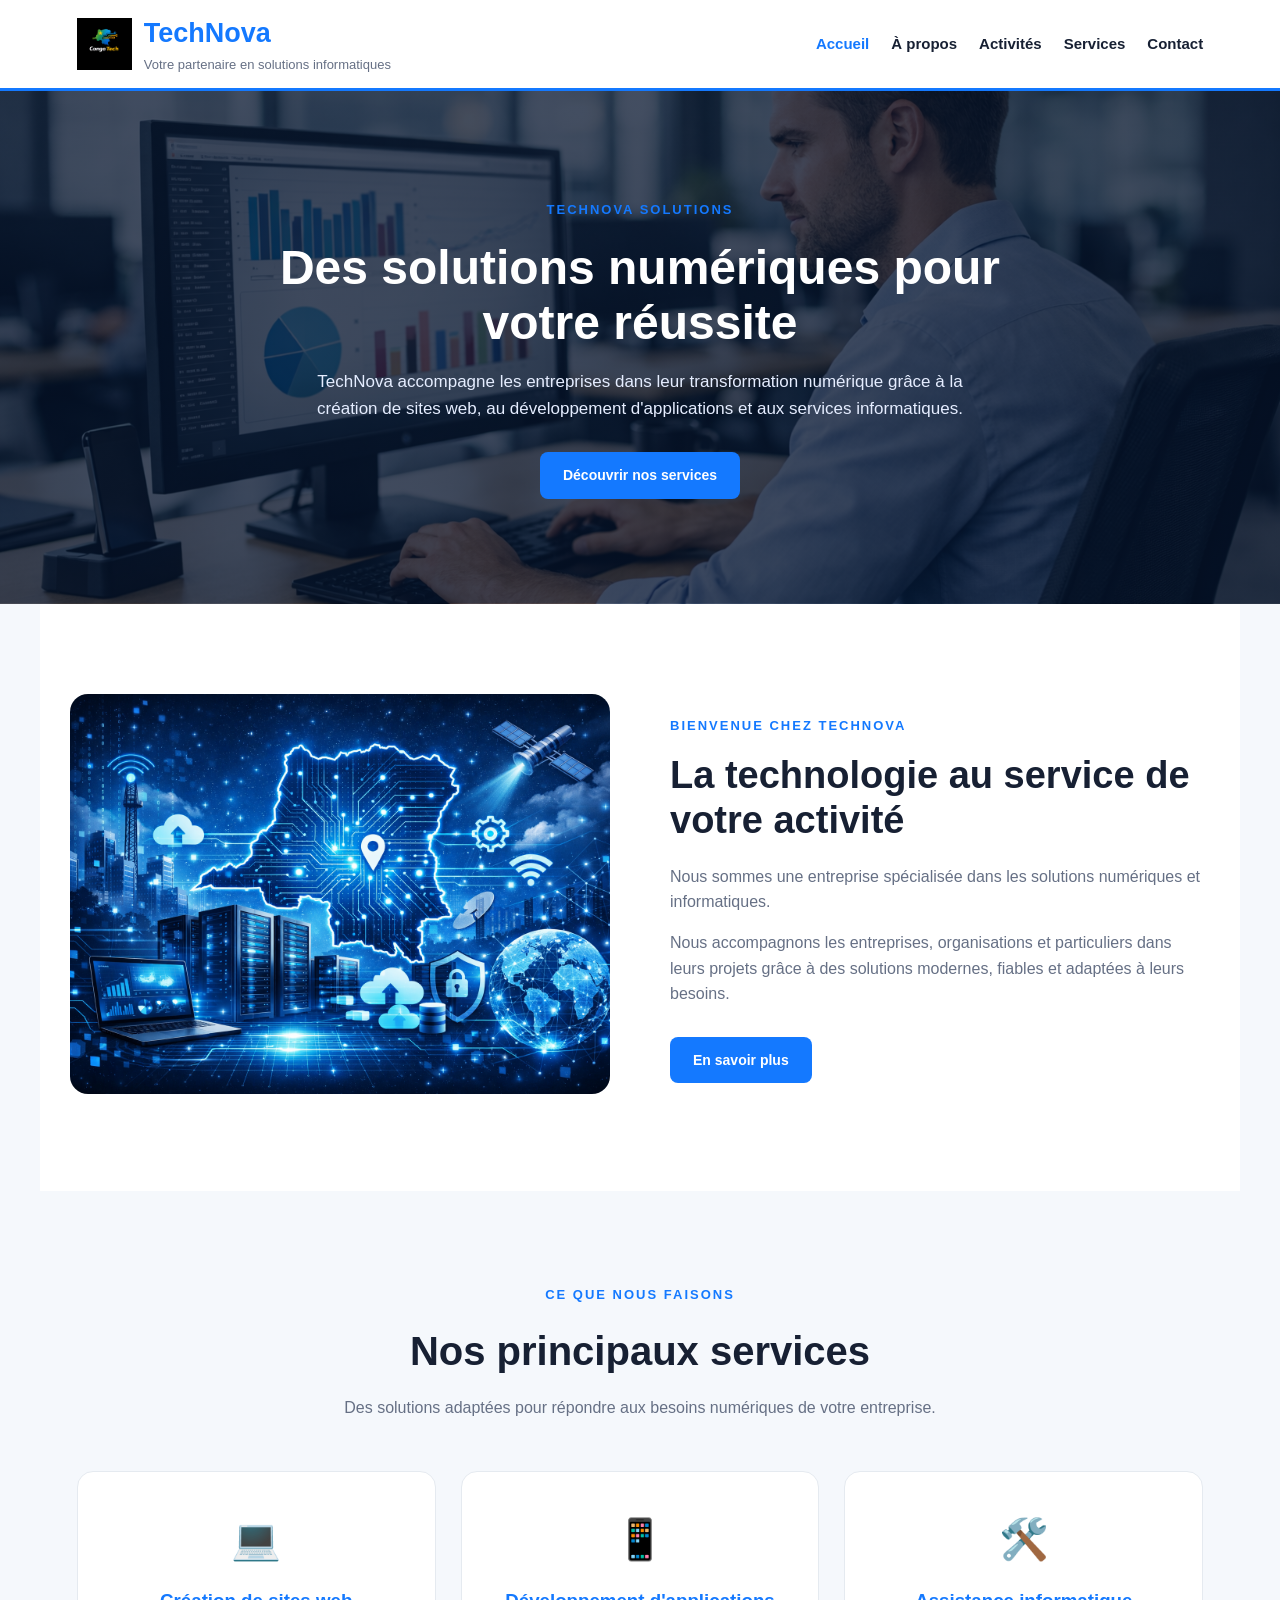
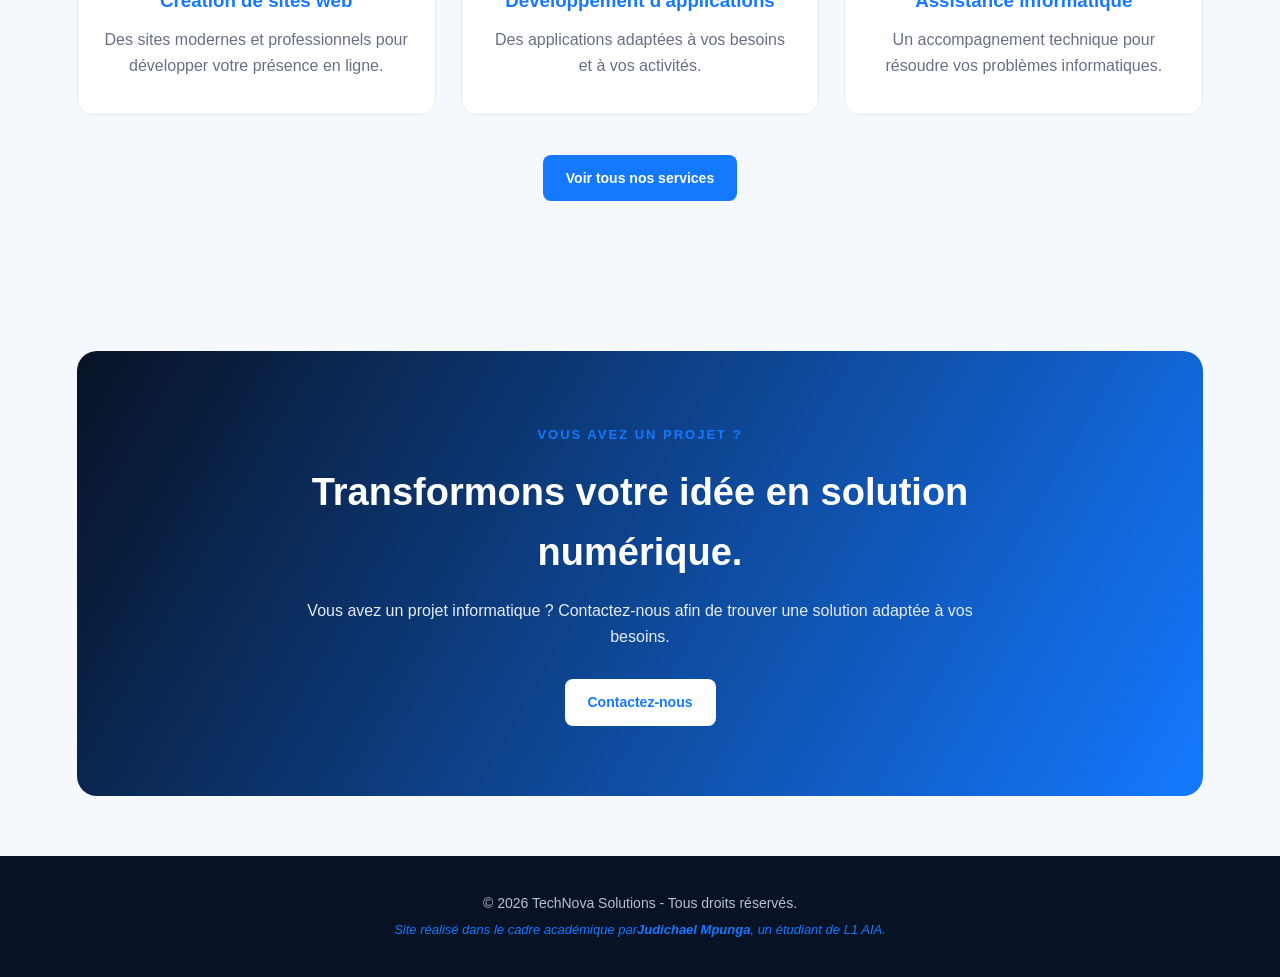
<file: index.html>
<!DOCTYPE html>
<html lang="fr">
<head>
    <meta charset="UTF-8">
    <meta name="viewport" content="width=device-width, initial-scale=1.0">

    <meta name="google-site-verification" content="sSNJLdF_rmeh8wrnNzPdops6XGp02oqTxCALPpZe2v8" />
    <title>TechNova Solutions</title>

    <link rel="icon" type="image/png" href="images/logo.png">
    <link rel="stylesheet" href="styles/style.css">
</head>

<body>

<div id="bloc_page">

    <header>
        <div id="titre_principal">
            <img src="images/logo.png" alt="Logo TechNova" id="logo">

            <div>
                <h1>TechNova</h1>
                <p>Votre partenaire en solutions informatiques</p>
            </div>
        </div>

        <nav>
            <ul>
                <li><a href="index.html" class="active">Accueil</a></li>
                <li><a href="presentation.html">À propos</a></li>
                <li><a href="activites.html">Activités</a></li>
                <li><a href="services.html">Services</a></li>
                <li><a href="contact.html">Contact</a></li>
            </ul>
        </nav>
    </header>

    <main>

        <!-- BANNIÈRE -->
        <section id="banniere_image">

            <div id="banniere_description">

                <span class="small-title">TECHNOVA SOLUTIONS</span>

                <h2>Des solutions numériques pour votre réussite</h2>

                <p>
                    TechNova accompagne les entreprises dans leur transformation
                    numérique grâce à la création de sites web, au développement
                    d'applications et aux services informatiques.
                </p>

                <a href="services.html" class="btn">
                    Découvrir nos services
                </a>

            </div>

        </section>


        <!-- BIENVENUE -->
        <section id="bienvenue">

            <div class="welcome-image">
                <img src="images/entreprise.jpeg" alt="Entreprise informatique">
            </div>

            <div class="welcome-text">

                <span class="section-label">BIENVENUE CHEZ TECHNOVA</span>

                <h2>La technologie au service de votre activité</h2>

                <p>
                    Nous sommes une entreprise spécialisée dans les solutions
                    numériques et informatiques.
                </p>

                <p>
                    Nous accompagnons les entreprises, organisations et
                    particuliers dans leurs projets grâce à des solutions
                    modernes, fiables et adaptées à leurs besoins.
                </p>

                <a href="presentation.html" class="btn">
                    En savoir plus
                </a>

            </div>

        </section>


        <!-- SERVICES -->
        <section id="apercu_services">

            <div class="section-heading">

                <span class="section-label">CE QUE NOUS FAISONS</span>

                <h2>Nos principaux services</h2>

                <p>
                    Des solutions adaptées pour répondre aux besoins
                    numériques de votre entreprise.
                </p>

            </div>

            <div class="preview-grid">

                <article class="preview-card">
                    <div class="preview-icon">💻</div>
                    <h3>Création de sites web</h3>
                    <p>
                        Des sites modernes et professionnels pour développer
                        votre présence en ligne.
                    </p>
                </article>

                <article class="preview-card">
                    <div class="preview-icon">📱</div>
                    <h3>Développement d'applications</h3>
                    <p>
                        Des applications adaptées à vos besoins et à vos activités.
                    </p>
                </article>

                <article class="preview-card">
                    <div class="preview-icon">🛠️</div>
                    <h3>Assistance informatique</h3>
                    <p>
                        Un accompagnement technique pour résoudre vos problèmes
                        informatiques.
                    </p>
                </article>

            </div>

            <div class="center-button">
                <a href="services.html" class="btn">
                    Voir tous nos services
                </a>
            </div>

        </section>


        <!-- PROJET -->
        <section id="projet">

            <span class="section-label">VOUS AVEZ UN PROJET ?</span>

            <h2>Transformons votre idée en solution numérique.</h2>

            <p>
                Vous avez un projet informatique ?
                Contactez-nous afin de trouver une solution adaptée à vos besoins.
            </p>

            <a href="contact.html" class="btn white-btn">
                Contactez-nous
            </a>

        </section>

    </main>


    <footer>
        <p>
            © 2026 TechNova Solutions - Tous droits réservés.
        </p>

        <p>
            Site réalisé dans le cadre académique par<strong>Judichael Mpunga</strong>, un étudiant de L1 AIA.
        </p>
        
    </footer>

</div>

</body>
</html>
</file>
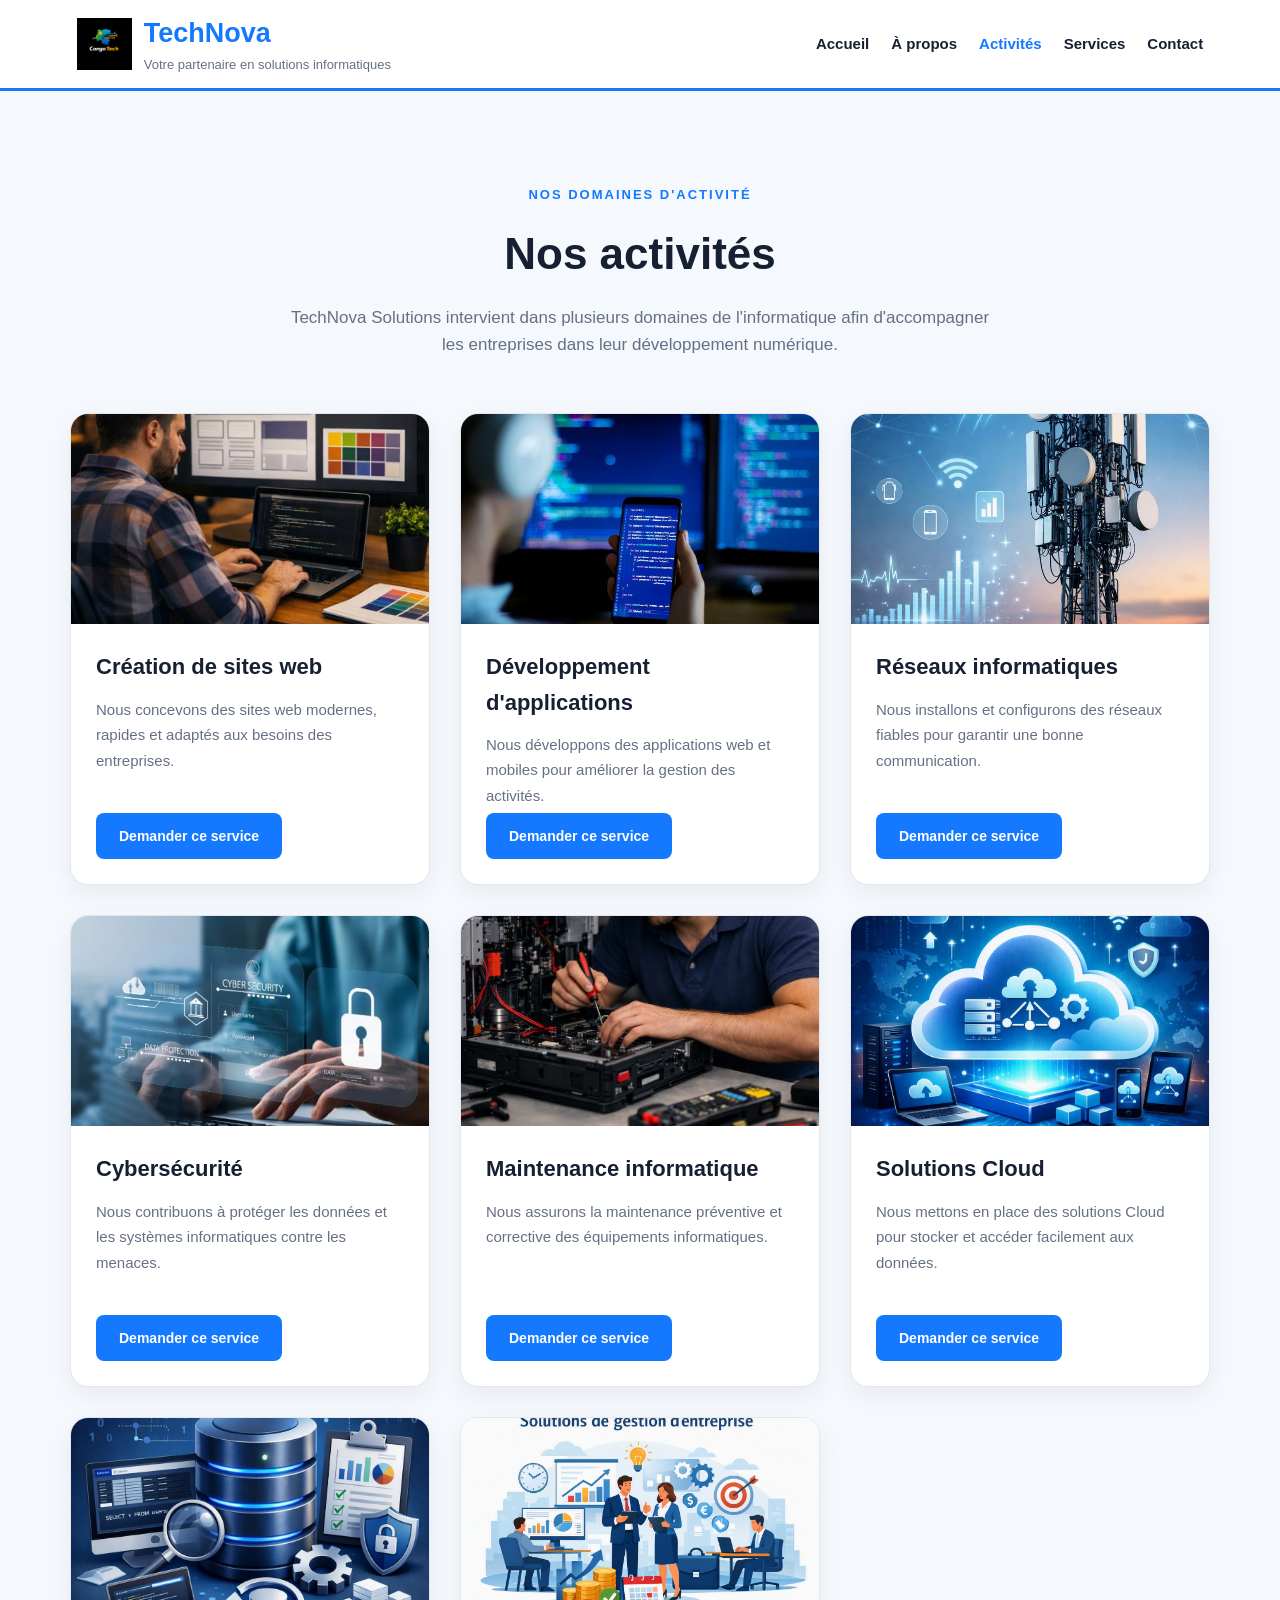
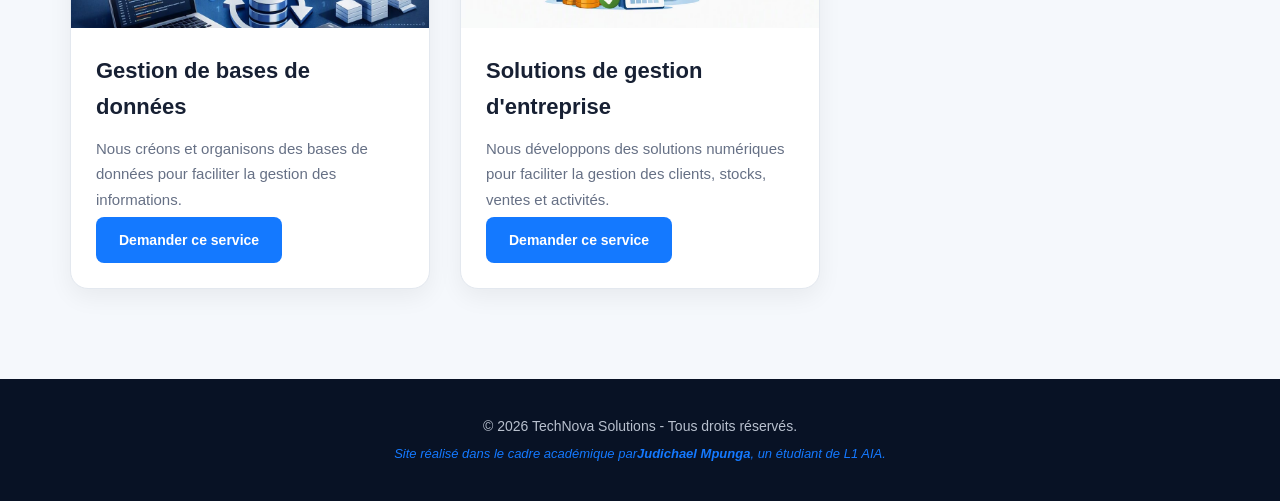
<file: activites.html>
<!DOCTYPE html>
<html lang="fr">
<head>

    <meta charset="UTF-8">
    <meta name="viewport" content="width=device-width, initial-scale=1.0">

    <title>Activités - TechNova Solutions</title>

    <link rel="icon" type="image/png" href="images/logo.png">
    <link rel="stylesheet" href="styles/style.css">

</head>

<body>

<div id="bloc_page">

    <header>

        <div id="titre_principal">

            <img src="images/logo.png" alt="Logo TechNova" id="logo">

            <div>
                <h1>TechNova</h1>
                <p>Votre partenaire en solutions informatiques</p>
            </div>

        </div>

        <nav>

            <ul>

                <li><a href="index.html">Accueil</a></li>

                <li><a href="presentation.html">À propos</a></li>

                <li><a href="activites.html" class="active">
                    Activités
                </a></li>

                <li><a href="services.html">Services</a></li>

                <li><a href="contact.html">Contact</a></li>

            </ul>

        </nav>

    </header>


    <main>

        <section id="activites">

            <div class="section-intro">

                <span>NOS DOMAINES D'ACTIVITÉ</span>

                <h2>Nos activités</h2>

                <p>
                    TechNova Solutions intervient dans plusieurs domaines
                    de l'informatique afin d'accompagner les entreprises
                    dans leur développement numérique.
                </p>

            </div>


            <div class="card_container">


                <!-- 1 -->
                <article class="card activity-card">

                    <div class="image-container">

                        <img src="images/siteweb.png"
                             alt="Création de sites web">

                    </div>

                    <div class="card-content">

                        <h3>Création de sites web</h3>

                        <p>
                            Nous concevons des sites web modernes,
                            rapides et adaptés aux besoins des entreprises.
                        </p>

                        <a href="contact.html" class="btn">
                            Demander ce service
                        </a>

                    </div>

                </article>


                <!-- 2 -->
                <article class="card activity-card">

                    <div class="image-container">

                        <img src="images/application.png"
                             alt="Développement d'application">

                    </div>

                    <div class="card-content">

                        <h3>Développement d'applications</h3>

                        <p>
                            Nous développons des applications web et
                            mobiles pour améliorer la gestion des activités.
                        </p>

                        <a href="contact.html" class="btn">
                            Demander ce service
                        </a>

                    </div>

                </article>


                <!-- 3 -->
                <article class="card activity-card">

                    <div class="image-container">

                        <img src="images/reseau.jpeg"
                             alt="Réseaux informatiques">

                    </div>

                    <div class="card-content">

                        <h3>Réseaux informatiques</h3>

                        <p>
                            Nous installons et configurons des réseaux
                            fiables pour garantir une bonne communication.
                        </p>

                        <a href="contact.html" class="btn">
                            Demander ce service
                        </a>

                    </div>

                </article>


                <!-- 4 -->
                <article class="card activity-card">

                    <div class="image-container">

                        <img src="images/securite.jpeg"
                             alt="Cybersécurité">

                    </div>

                    <div class="card-content">

                        <h3>Cybersécurité</h3>

                        <p>
                            Nous contribuons à protéger les données et
                            les systèmes informatiques contre les menaces.
                        </p>

                        <a href="contact.html" class="btn">
                            Demander ce service
                        </a>

                    </div>

                </article>


                <!-- 5 -->
                <article class="card activity-card">

                    <div class="image-container">

                        <img src="images/maintenance.png"
                             alt="Maintenance informatique">

                    </div>

                    <div class="card-content">

                        <h3>Maintenance informatique</h3>

                        <p>
                            Nous assurons la maintenance préventive
                            et corrective des équipements informatiques.
                        </p>

                        <a href="contact.html" class="btn">
                            Demander ce service
                        </a>

                    </div>

                </article>


                <!-- 6 -->
                <article class="card activity-card">

                    <div class="image-container">

                        <img src="images/cloud.png"
                             alt="Solutions Cloud">

                    </div>

                    <div class="card-content">

                        <h3>Solutions Cloud</h3>

                        <p>
                            Nous mettons en place des solutions Cloud
                            pour stocker et accéder facilement aux données.
                        </p>

                        <a href="contact.html" class="btn">
                            Demander ce service
                        </a>

                    </div>

                </article>


                <!-- 7 -->
                <article class="card activity-card">

                    <div class="image-container">

                        <img src="images/database.png"
                             alt="Gestion de bases de données">

                    </div>

                    <div class="card-content">

                        <h3>Gestion de bases de données</h3>

                        <p>
                            Nous créons et organisons des bases de données
                            pour faciliter la gestion des informations.
                        </p>

                        <a href="contact.html" class="btn">
                            Demander ce service
                        </a>

                    </div>

                </article>


                <!-- 8 -->
                <article class="card activity-card">

                    <div class="image-container">

                        <img src="images/gestion.png"
                             alt="Solutions de gestion">

                    </div>

                    <div class="card-content">

                        <h3>Solutions de gestion d'entreprise</h3>

                        <p>
                            Nous développons des solutions numériques
                            pour faciliter la gestion des clients,
                            stocks, ventes et activités.
                        </p>

                        <a href="contact.html" class="btn">
                            Demander ce service
                        </a>

                    </div>

                </article>

            </div>

        </section>

    </main>


    <footer>

        <p>
            © 2026 TechNova Solutions - Tous droits réservés.
        </p>

        <p>
            Site réalisé dans le cadre académique par<strong>Judichael Mpunga</strong>, un étudiant de L1 AIA.
        </p>

    </footer>

</div>

</body>
</html>
</file>
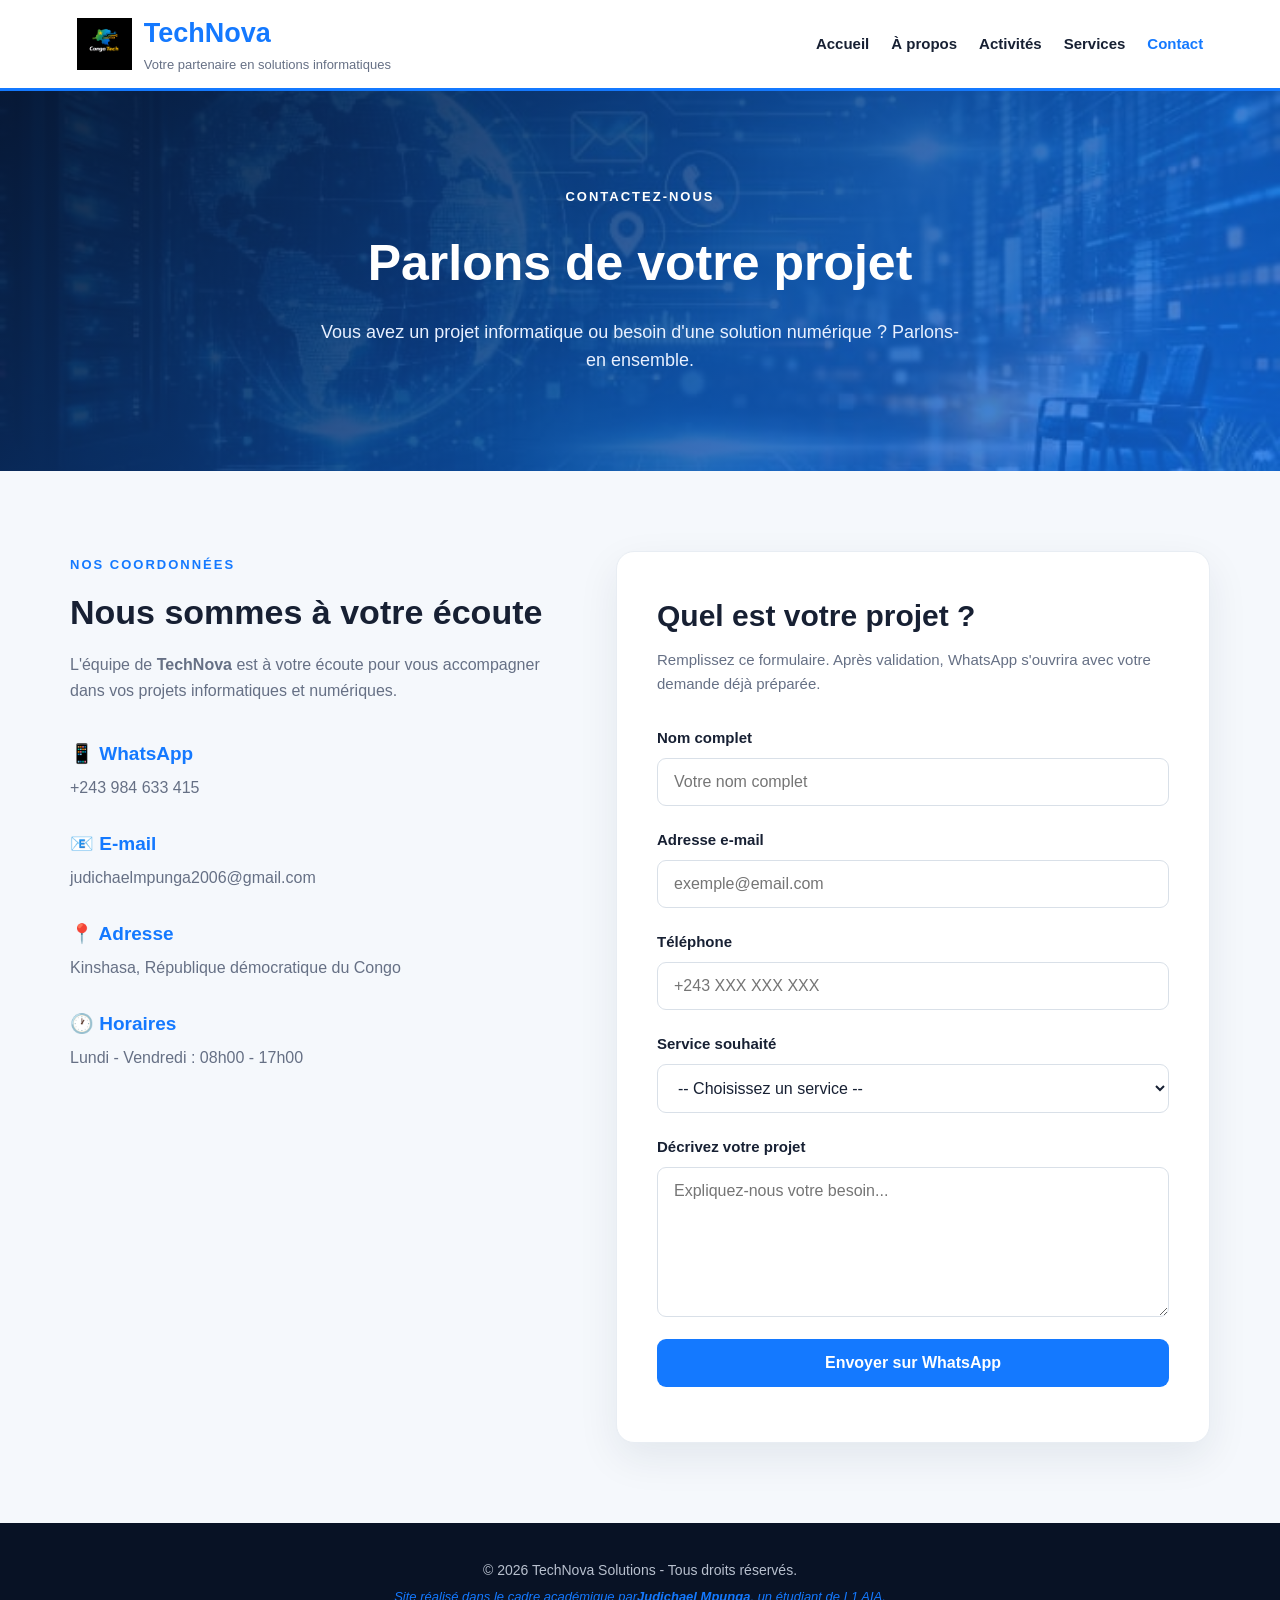
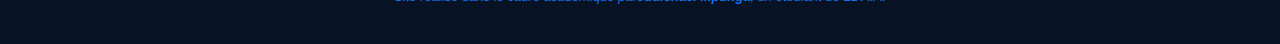
<file: contact.html>
<!DOCTYPE html>
<html lang="fr">

<head>

    <meta charset="UTF-8">
    <meta name="viewport" content="width=device-width, initial-scale=1.0">

    <title>Contact - TechNova Solutions</title>

    <link rel="icon" type="image/png" href="images/logo.png">
    <link rel="stylesheet" href="styles/style.css">

</head>

<body>

<div id="bloc_page">

    <header>

        <div id="titre_principal">

            <img src="images/logo.png" alt="Logo TechNova" id="logo">

            <div>
                <h1>TechNova</h1>
                <p>Votre partenaire en solutions informatiques</p>
            </div>

        </div>


        <nav>

            <ul>

                <li><a href="index.html">Accueil</a></li>

                <li><a href="presentation.html">À propos</a></li>

                <li><a href="activites.html">Activités</a></li>

                <li><a href="services.html">Services</a></li>

                <li><a href="contact.html" class="active">
                    Contact
                </a></li>

            </ul>

        </nav>

    </header>


    <main>

        <!-- HERO CONTACT -->

        <section class="contact-hero">

            <span>CONTACTEZ-NOUS</span>

            <h2>Parlons de votre projet</h2>

            <p>
                Vous avez un projet informatique ou besoin d'une
                solution numérique ? Parlons-en ensemble.
            </p>

        </section>


        <!-- CONTACT -->

        <section class="contact-container">


            <!-- INFORMATIONS -->

            <div class="contact-info">

                <span class="section-label">
                    NOS COORDONNÉES
                </span>

                <h2>Nous sommes à votre écoute</h2>

                <p>
                    L'équipe de <strong>TechNova</strong> est à votre
                    écoute pour vous accompagner dans vos projets
                    informatiques et numériques.
                </p>


                <div class="info-item">

                    <h3>📱 WhatsApp</h3>

                    <p>
                        +243 984 633 415
                    </p>

                </div>


                <div class="info-item">

                    <h3>📧 E-mail</h3>

                    <p>
                        judichaelmpunga2006@gmail.com
                    </p>

                </div>


                <div class="info-item">

                    <h3>📍 Adresse</h3>

                    <p>
                        Kinshasa, République démocratique du Congo
                    </p>

                </div>


                <div class="info-item">

                    <h3>🕐 Horaires</h3>

                    <p>
                        Lundi - Vendredi : 08h00 - 17h00
                    </p>

                </div>

            </div>


            <!-- FORMULAIRE -->

            <div class="contact-form">

                <h2>Quel est votre projet ?</h2>

                <p class="form-intro">
                    Remplissez ce formulaire. Après validation,
                    WhatsApp s'ouvrira avec votre demande déjà préparée.
                </p>


                <form id="contactForm">


                    <div class="form-group">

                        <label for="nom">
                            Nom complet
                        </label>

                        <input
                            type="text"
                            id="nom"
                            placeholder="Votre nom complet"
                            required
                        >

                    </div>


                    <div class="form-group">

                        <label for="email">
                            Adresse e-mail
                        </label>

                        <input
                            type="email"
                            id="email"
                            placeholder="exemple@email.com"
                            required
                        >

                    </div>


                    <div class="form-group">

                        <label for="telephone">
                            Téléphone
                        </label>

                        <input
                            type="tel"
                            id="telephone"
                            placeholder="+243 XXX XXX XXX"
                            required
                        >

                    </div>


                    <div class="form-group">

                        <label for="service">
                            Service souhaité
                        </label>

                        <select id="service" required>

                            <option value="">
                                -- Choisissez un service --
                            </option>

                            <option value="Création de site web">
                                Création de site web
                            </option>

                            <option value="Développement d'application">
                                Développement d'application
                            </option>

                            <option value="Réseaux informatiques">
                                Réseaux informatiques
                            </option>

                            <option value="Maintenance informatique">
                                Maintenance informatique
                            </option>

                            <option value="Cybersécurité">
                                Cybersécurité
                            </option>

                            <option value="Solutions Cloud">
                                Solutions Cloud
                            </option>

                            <option value="Gestion de bases de données">
                                Gestion de bases de données
                            </option>

                            <option value="Autre demande">
                                Autre demande
                            </option>

                        </select>

                    </div>


                    <div class="form-group">

                        <label for="message">
                            Décrivez votre projet
                        </label>

                        <textarea
                            id="message"
                            rows="6"
                            placeholder="Expliquez-nous votre besoin..."
                            required
                        ></textarea>

                    </div>


                    <button type="submit">
                        Envoyer sur WhatsApp
                    </button>


                    <p id="messageStatus"></p>

                </form>

            </div>

        </section>

    </main>


    <footer>

        <p>
            © 2026 TechNova Solutions - Tous droits réservés.
        </p>

        <p>
            Site réalisé dans le cadre académique par<strong>Judichael Mpunga</strong>, un étudiant de L1 AIA.
        </p>

    </footer>

</div>


<script src="js/script.js"></script>

</body>
</html>
</file>
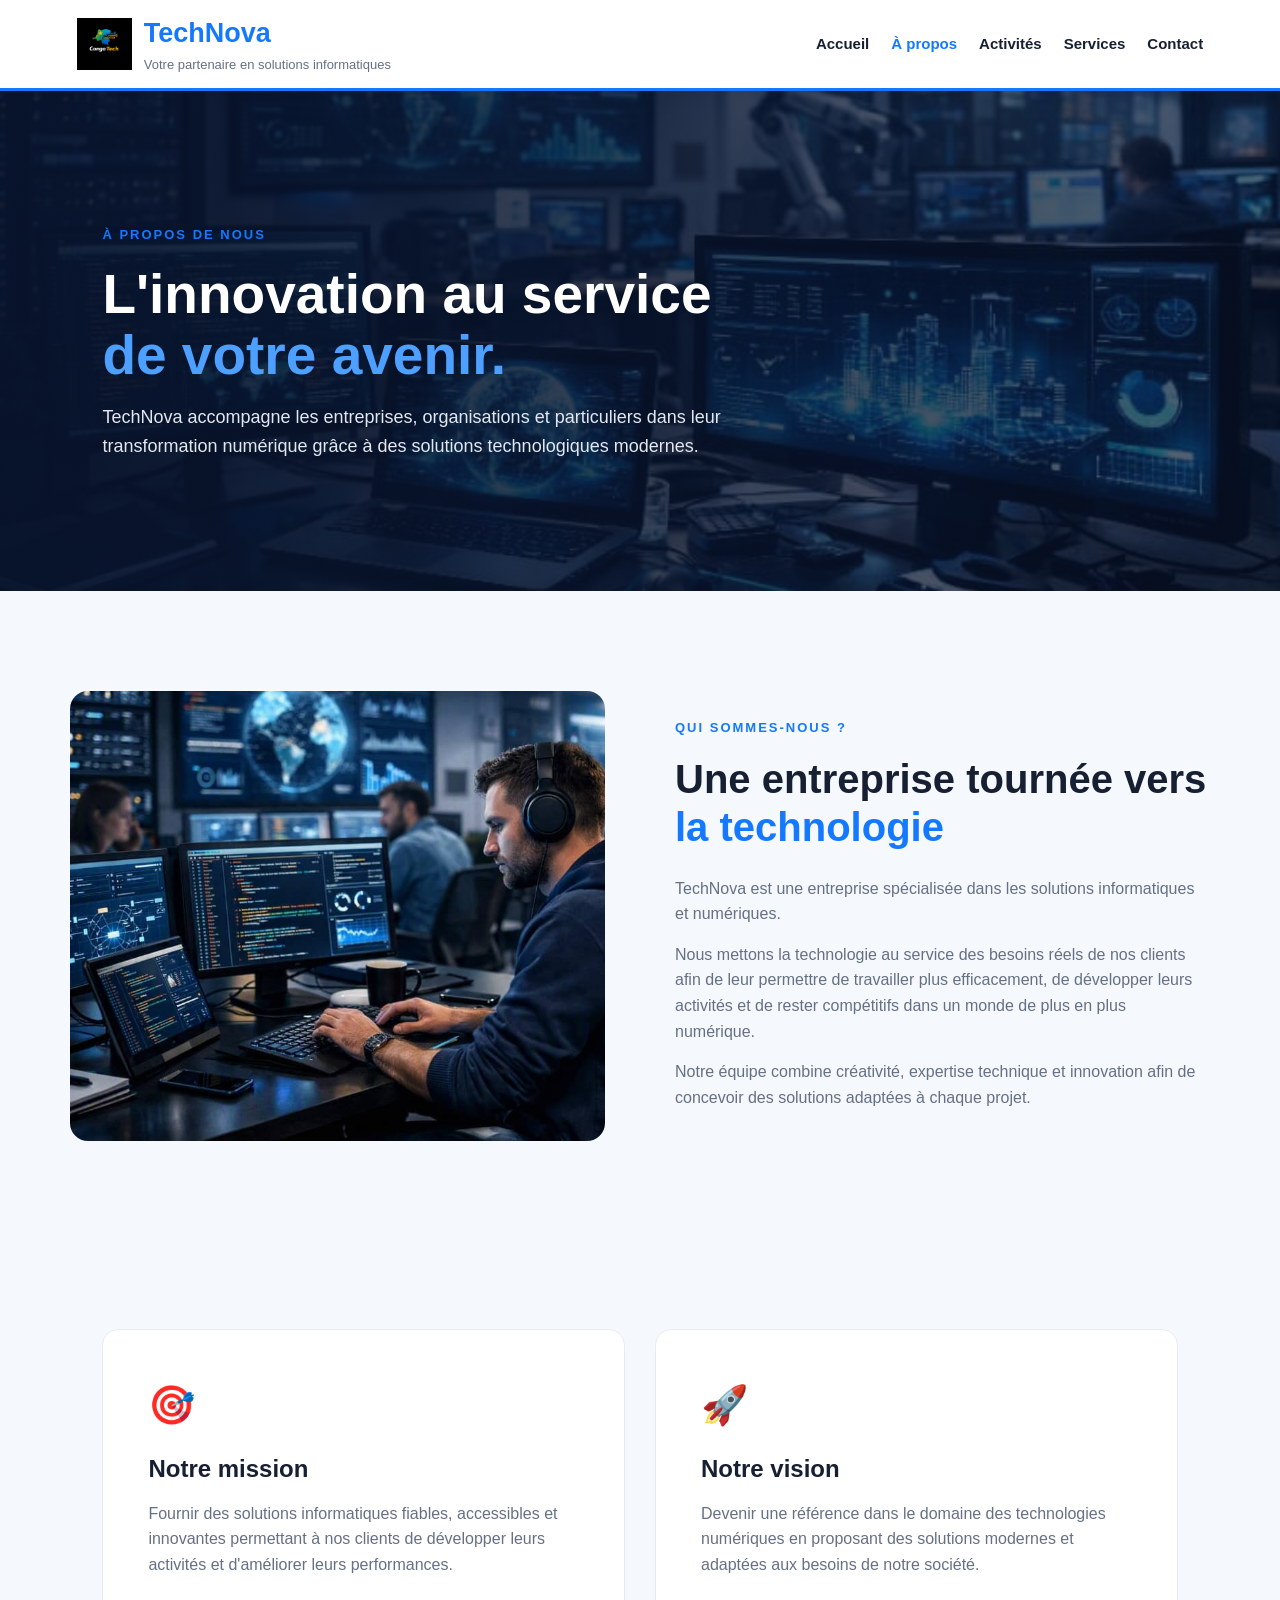
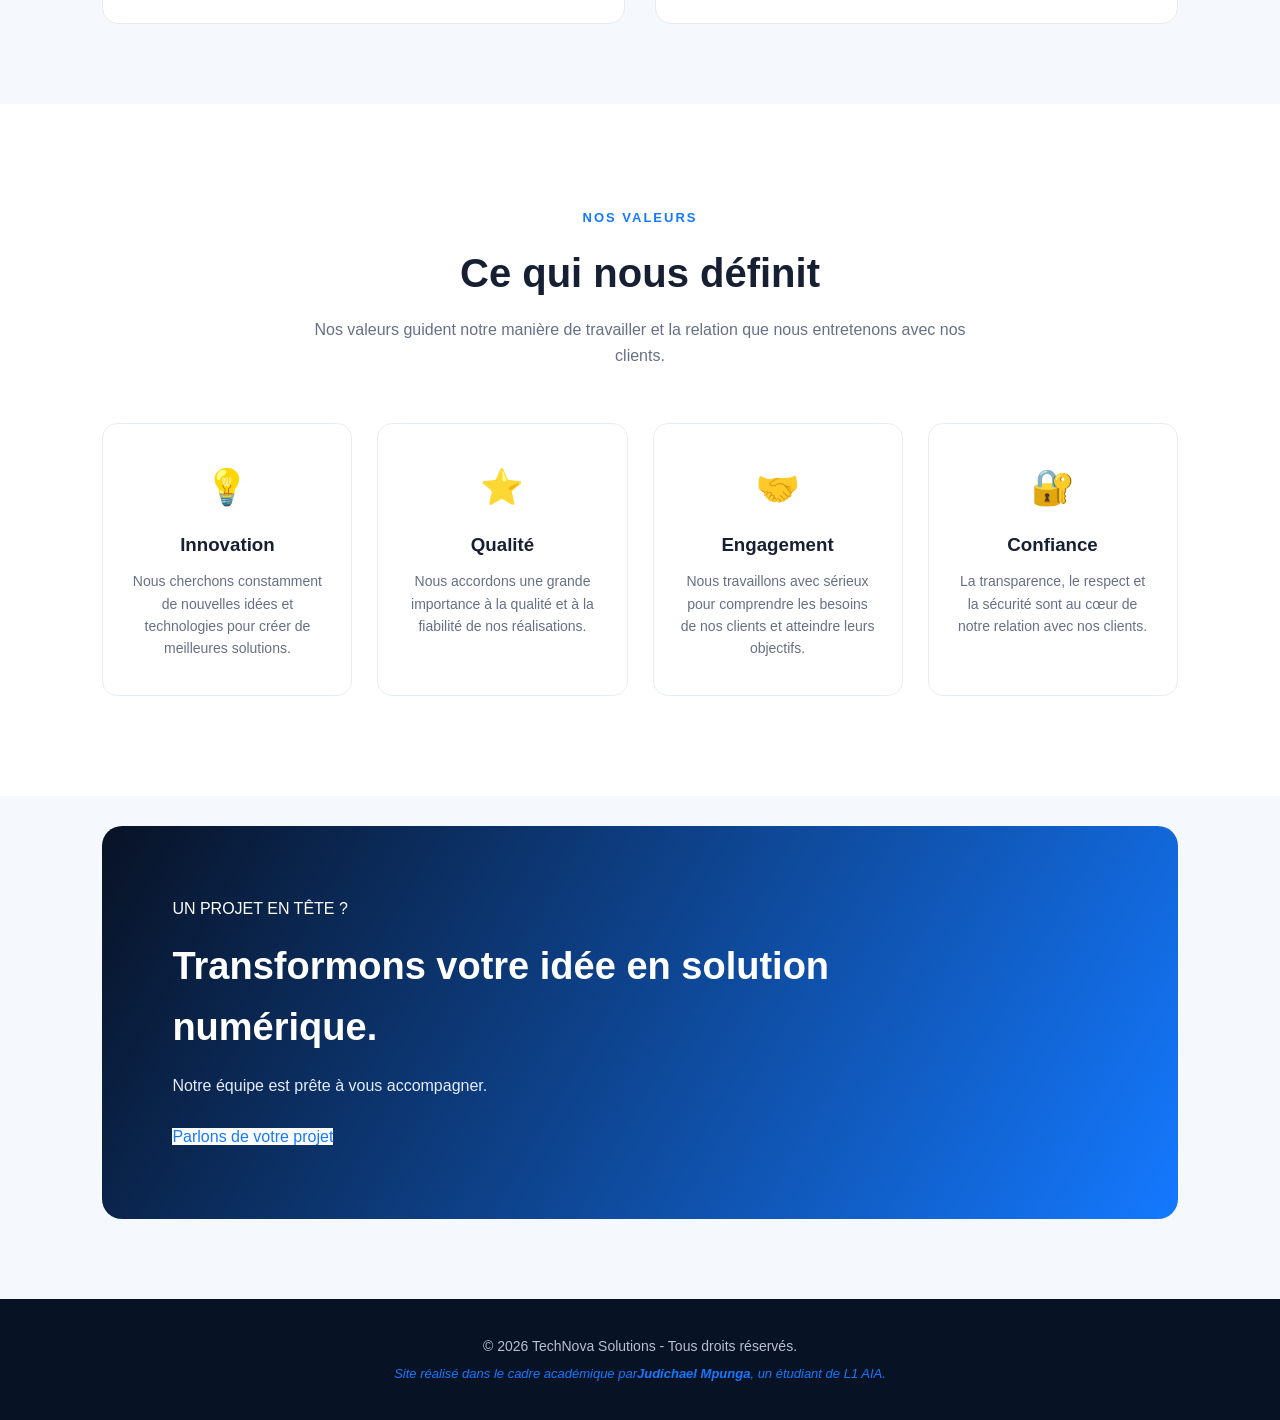
<file: presentation.html>
<!DOCTYPE html>
<html lang="fr">
<head>
    <meta charset="UTF-8">
    <meta name="viewport" content="width=device-width, initial-scale=1.0">

    <title>À propos - TechNova Solutions</title>

    <link rel="icon" type="image/png" href="images/logo.png">
    <link rel="stylesheet" href="styles/style.css">
</head>

<body>

<div id="bloc_page">

    <header>

        <div id="titre_principal">

            <img src="images/logo.png" alt="Logo TechNova" id="logo">

            <div>
                <h1>TechNova</h1>
                <p>Votre partenaire en solutions informatiques</p>
            </div>

        </div>

        <nav>
            <ul>
                <li><a href="index.html">Accueil</a></li>
                <li><a href="presentation.html" class="active">À propos</a></li>
                <li><a href="activites.html">Activités</a></li>
                <li><a href="services.html">Services</a></li>
                <li><a href="contact.html">Contact</a></li>
            </ul>
        </nav>

    </header>


    <main>

        <!-- HERO -->
        <section class="about-hero">

            <div class="hero-content">

                <span class="small-title">
                    À PROPOS DE NOUS
                </span>

                <h2>
                    L'innovation au service
                    <span>de votre avenir.</span>
                </h2>

                <p>
                    TechNova accompagne les entreprises, organisations
                    et particuliers dans leur transformation numérique
                    grâce à des solutions technologiques modernes.
                </p>

            </div>

        </section>


        <!-- PRÉSENTATION -->
        <section class="about-section">

            <div class="about-image">

                <img src="images/apropos.jpeg"
                     alt="Technologie et innovation">

            </div>

            <div class="about-text">

                <span class="section-label">
                    QUI SOMMES-NOUS ?
                </span>

                <h2>
                    Une entreprise tournée vers
                    <span>la technologie</span>
                </h2>

                <p>
                    TechNova est une entreprise spécialisée dans les
                    solutions informatiques et numériques.
                </p>

                <p>
                    Nous mettons la technologie au service des besoins
                    réels de nos clients afin de leur permettre de
                    travailler plus efficacement, de développer leurs
                    activités et de rester compétitifs dans un monde
                    de plus en plus numérique.
                </p>

                <p>
                    Notre équipe combine créativité, expertise technique
                    et innovation afin de concevoir des solutions adaptées
                    à chaque projet.
                </p>

            </div>

        </section>


        <!-- MISSION / VISION -->
        <section class="mission-section">

            <div class="mission-card">

                <div class="icon">🎯</div>

                <h2>Notre mission</h2>

                <p>
                    Fournir des solutions informatiques fiables,
                    accessibles et innovantes permettant à nos clients
                    de développer leurs activités et d'améliorer leurs
                    performances.
                </p>

            </div>


            <div class="mission-card">

                <div class="icon">🚀</div>

                <h2>Notre vision</h2>

                <p>
                    Devenir une référence dans le domaine des technologies
                    numériques en proposant des solutions modernes et
                    adaptées aux besoins de notre société.
                </p>

            </div>

        </section>


        <!-- VALEURS -->
        <section class="values-section">

            <div class="section-heading">

                <span class="section-label">
                    NOS VALEURS
                </span>

                <h2>
                    Ce qui nous <span>définit</span>
                </h2>

                <p>
                    Nos valeurs guident notre manière de travailler
                    et la relation que nous entretenons avec nos clients.
                </p>

            </div>


            <div class="values-container">

                <div class="value-card">

                    <div class="value-icon">💡</div>

                    <h3>Innovation</h3>

                    <p>
                        Nous cherchons constamment de nouvelles idées
                        et technologies pour créer de meilleures solutions.
                    </p>

                </div>


                <div class="value-card">

                    <div class="value-icon">⭐</div>

                    <h3>Qualité</h3>

                    <p>
                        Nous accordons une grande importance à la qualité
                        et à la fiabilité de nos réalisations.
                    </p>

                </div>


                <div class="value-card">

                    <div class="value-icon">🤝</div>

                    <h3>Engagement</h3>

                    <p>
                        Nous travaillons avec sérieux pour comprendre
                        les besoins de nos clients et atteindre leurs objectifs.
                    </p>

                </div>


                <div class="value-card">

                    <div class="value-icon">🔐</div>

                    <h3>Confiance</h3>

                    <p>
                        La transparence, le respect et la sécurité sont
                        au cœur de notre relation avec nos clients.
                    </p>

                </div>

            </div>

        </section>


        <!-- CTA -->
        <section class="about-cta">

            <span>UN PROJET EN TÊTE ?</span>

            <h2>
                Transformons votre idée en solution numérique.
            </h2>

            <p>
                Notre équipe est prête à vous accompagner.
            </p>

            <a href="contact.html" class="white-btn">
                Parlons de votre projet
            </a>

        </section>

    </main>


    <footer>

        <p>
            © 2026 TechNova Solutions - Tous droits réservés.
        </p>

        <p>
            Site réalisé dans le cadre académique par<strong>Judichael Mpunga</strong>, un étudiant de L1 AIA.
        </p>

    </footer>

</div>

</body>
</html>
</file>
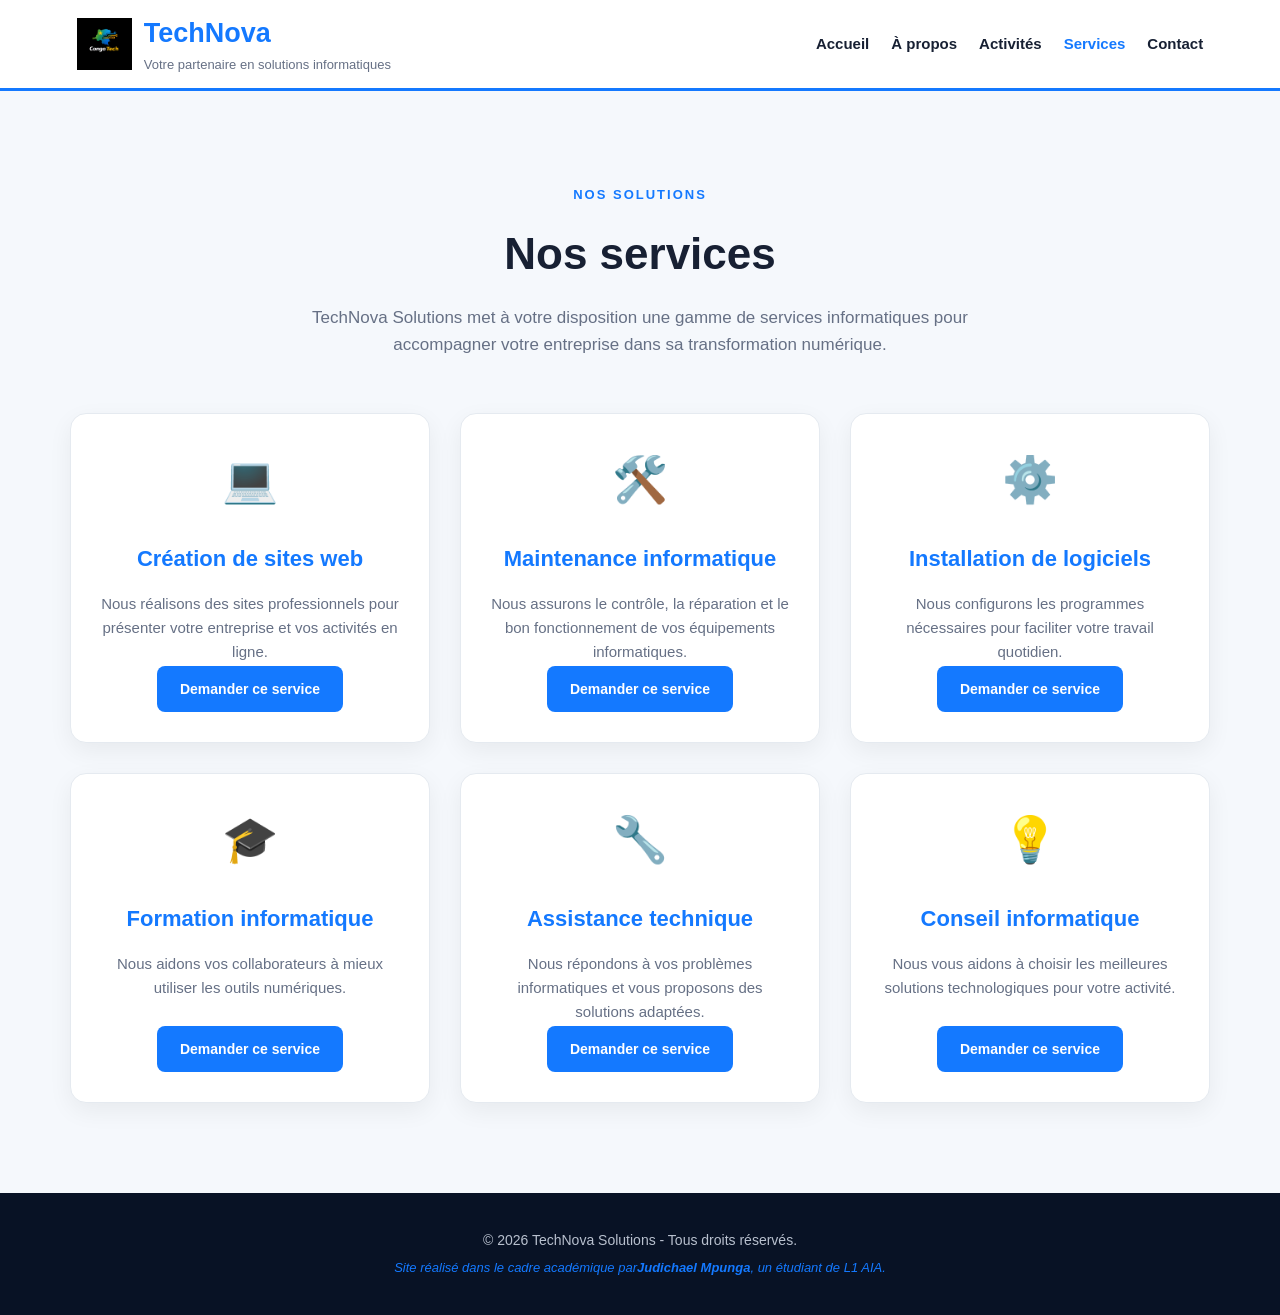
<file: services.html>
<!DOCTYPE html>
<html lang="fr">

<head>

    <meta charset="UTF-8">
    <meta name="viewport" content="width=device-width, initial-scale=1.0">

    <title>Services - TechNova Solutions</title>

    <link rel="icon" type="image/png" href="images/logo.png">
    <link rel="stylesheet" href="styles/style.css">

</head>

<body>

<div id="bloc_page">

    <header>

        <div id="titre_principal">

            <img src="images/logo.png" alt="Logo TechNova" id="logo">

            <div>
                <h1>TechNova</h1>
                <p>Votre partenaire en solutions informatiques</p>
            </div>

        </div>


        <nav>

            <ul>

                <li><a href="index.html">Accueil</a></li>

                <li><a href="presentation.html">À propos</a></li>

                <li><a href="activites.html">Activités</a></li>

                <li><a href="services.html" class="active">
                    Services
                </a></li>

                <li><a href="contact.html">Contact</a></li>

            </ul>

        </nav>

    </header>


    <main>

        <section id="services">

            <div class="section-intro">

                <span>NOS SOLUTIONS</span>

                <h2>Nos services</h2>

                <p>
                    TechNova Solutions met à votre disposition une gamme
                    de services informatiques pour accompagner votre entreprise
                    dans sa transformation numérique.
                </p>

            </div>


            <div class="cartes_services">


                <article class="card">

                    <div class="service-icon">💻</div>

                    <h3>Création de sites web</h3>

                    <p>
                        Nous réalisons des sites professionnels pour présenter
                        votre entreprise et vos activités en ligne.
                    </p>

                    <a href="contact.html" class="btn">
                        Demander ce service
                    </a>

                </article>


                <article class="card">

                    <div class="service-icon">🛠️</div>

                    <h3>Maintenance informatique</h3>

                    <p>
                        Nous assurons le contrôle, la réparation et le bon
                        fonctionnement de vos équipements informatiques.
                    </p>

                    <a href="contact.html" class="btn">
                        Demander ce service
                    </a>

                </article>


                <article class="card">

                    <div class="service-icon">⚙️</div>

                    <h3>Installation de logiciels</h3>

                    <p>
                        Nous configurons les programmes nécessaires pour
                        faciliter votre travail quotidien.
                    </p>

                    <a href="contact.html" class="btn">
                        Demander ce service
                    </a>

                </article>


                <article class="card">

                    <div class="service-icon">🎓</div>

                    <h3>Formation informatique</h3>

                    <p>
                        Nous aidons vos collaborateurs à mieux utiliser
                        les outils numériques.
                    </p>

                    <a href="contact.html" class="btn">
                        Demander ce service
                    </a>

                </article>


                <article class="card">

                    <div class="service-icon">🔧</div>

                    <h3>Assistance technique</h3>

                    <p>
                        Nous répondons à vos problèmes informatiques
                        et vous proposons des solutions adaptées.
                    </p>

                    <a href="contact.html" class="btn">
                        Demander ce service
                    </a>

                </article>


                <article class="card">

                    <div class="service-icon">💡</div>

                    <h3>Conseil informatique</h3>

                    <p>
                        Nous vous aidons à choisir les meilleures solutions
                        technologiques pour votre activité.
                    </p>

                    <a href="contact.html" class="btn">
                        Demander ce service
                    </a>

                </article>


            </div>

        </section>

    </main>


    <footer>

        <p>
            © 2026 TechNova Solutions - Tous droits réservés.
        </p>

        <p>
            Site réalisé dans le cadre académique par<strong>Judichael Mpunga</strong>, un étudiant de L1 AIA.
        </p>

    </footer>

</div>

</body>
</html>
</file>
<file: styles/style.css>
/* RESET */

* {
    box-sizing: border-box;
    margin: 0;
    padding: 0;
}

html {
    scroll-behavior: smooth;
}

body {
    font-family: Arial, Helvetica, sans-serif;
    background: #f5f8fc;
    color: #172033;
    line-height: 1.6;
}

img {
    max-width: 100%;
}

a {
    text-decoration: none;
}

#bloc_page {
    width: 100%;
    overflow: hidden;
}


/* HEADER */

header {
    width: 100%;
    min-height: 80px;

    display: flex;
    justify-content: space-between;
    align-items: center;

    padding: 12px 6%;

    background: #ffffff;

    border-bottom: 3px solid #1479ff;

    position: relative;
    z-index: 10;
}


/* Logo + titre */

#titre_principal {
    display: flex;
    align-items: center;
    gap: 12px;
}

#logo {
    width: 55px;
    height: 55px;
    object-fit: contain;
}

#titre_principal h1 {
    margin: 0;
    color: #1479ff;
    font-size: 27px;
}

#titre_principal p {
    margin: 0;
    color: #667085;
    font-size: 13px;
}


/* Navigation */

nav ul {
    list-style: none;

    display: flex;
    align-items: center;

    gap: 22px;
}

nav a {
    color: #172033;

    font-size: 15px;
    font-weight: 600;

    transition: 0.3s;
}

nav a:hover,
nav a.active {
    color: #1479ff;
}


/* BOUTONS */

.btn {
    display: inline-block;

    padding: 12px 23px;

    background: #1479ff;
    color: white;

    border-radius: 8px;

    font-size: 14px;
    font-weight: bold;

    transition: 0.3s;
}

.btn:hover {
    background: #0d63d5;
    transform: translateY(-2px);
}

.white-btn {
    background: white;
    color: #1479ff;
}

.white-btn:hover {
    background: #f0f5ff;
}


/*  TEXTES COMMUNS */

.section-label,
.small-title {
    display: inline-block;

    color: #1479ff;

    font-size: 13px;
    font-weight: bold;

    letter-spacing: 2px;
}

.section-heading {
    max-width: 700px;
    margin: 0 auto 50px;

    text-align: center;
}

.section-heading h2 {
    margin: 12px 0;

    color: #172033;

    font-size: 40px;
}

.section-heading p {
    color: #667085;
}


/* ACCUEIL - BANNIÈRE */

#banniere_image {
    min-height: 500px;

    display: flex;
    justify-content: center;
    align-items: center;

    padding: 60px 6%;

    background:
        linear-gradient(
            rgba(5, 20, 45, 0.75),
            rgba(5, 20, 45, 0.75)
        ),
        url("../images/banniere.jpeg");

    background-size: cover;
    background-position: center;
}

#banniere_description {
    max-width: 850px;

    padding: 45px;

    text-align: center;

    color: white;
}

#banniere_description h2 {
    margin: 18px 0;

    color: white;

    font-size: 48px;
    line-height: 1.15;
}

#banniere_description p {
    max-width: 700px;

    margin: 0 auto 30px;

    color: #e5edff;

    font-size: 17px;
}


/*  ACCUEIL - BIENVENUE */

#bienvenue {
    max-width: 1200px;

    margin: 0 auto;

    padding: 90px 30px;

    display: grid;

    grid-template-columns: 1fr 1fr;

    gap: 60px;

    align-items: center;

    background: white;
}

.welcome-image img {
    width: 100%;
    height: 400px;

    object-fit: cover;

    border-radius: 18px;
}

.welcome-text h2 {
    margin: 15px 0 20px;

    font-size: 38px;
    line-height: 1.2;
}

.welcome-text p {
    margin-bottom: 15px;
    color: #667085;
}

.welcome-text .btn {
    margin-top: 15px;
}


/* APERÇU SERVICES */

#apercu_services {
    padding: 90px 6%;

    background: #f5f8fc;
}

.preview-grid {
    max-width: 1200px;

    margin: auto;

    display: grid;

    grid-template-columns: repeat(3, 1fr);

    gap: 25px;
}

.preview-card {
    padding: 35px 25px;

    background: white;

    border: 1px solid #e5eaf0;

    border-radius: 16px;

    text-align: center;

    transition: 0.3s;
}

.preview-card:hover {
    transform: translateY(-7px);

    border-color: #1479ff;

    box-shadow: 0 15px 35px rgba(20, 121, 255, 0.12);
}

.preview-icon {
    font-size: 40px;

    margin-bottom: 15px;
}

.preview-card h3 {
    margin-bottom: 12px;

    color: #1479ff;
}

.preview-card p {
    color: #667085;
}

.center-button {
    margin-top: 40px;

    text-align: center;
}


/* PROJET */

#projet {
    margin: 60px 6%;

    padding: 70px 30px;

    border-radius: 20px;

    text-align: center;

    background:
        linear-gradient(
            120deg,
            #081225,
            #1479ff
        );

    color: white;
}

#projet h2 {
    max-width: 750px;

    margin: 15px auto;

    color: white;

    font-size: 38px;
}

#projet p {
    max-width: 700px;

    margin: 0 auto 30px;

    color: #e5edff;
}


/*  PAGE À PROPOS */

.about-hero {
    min-height: 500px;

    display: flex;
    align-items: center;

    padding: 80px 8%;

    background:
        linear-gradient(
            90deg,
            rgba(8, 20, 45, 0.95),
            rgba(8, 20, 45, 0.65)
        ),
        url("../images/technova.png");

    background-size: cover;
    background-position: center;
}

.hero-content {
    max-width: 750px;

    color: white;
}

.hero-content h2 {
    margin: 18px 0;

    color: white;

    font-size: 55px;
    line-height: 1.1;
}

.hero-content h2 span {
    display: block;
    color: #4da0ff;
}

.hero-content p {
    max-width: 650px;

    color: #e3e8f0;

    font-size: 18px;
}


/* Présentation */

.about-section {
    max-width: 1200px;

    margin: auto;

    padding: 100px 30px;

    display: grid;

    grid-template-columns: 1fr 1fr;

    gap: 70px;

    align-items: center;
}

.about-image img {
    width: 100%;
    height: 450px;

    object-fit: cover;

    border-radius: 18px;
}

.about-text h2 {
    margin: 15px 0 25px;

    font-size: 40px;

    line-height: 1.2;
}

.about-text h2 span {
    color: #1479ff;
}

.about-text p {
    margin-bottom: 15px;

    color: #667085;
}


/* Mission */

.mission-section {
    padding: 80px 8%;

    display: grid;

    grid-template-columns: 1fr 1fr;

    gap: 30px;

    background: #f5f8fc;
}

.mission-card {
    padding: 45px;

    background: white;

    border: 1px solid #e7ebf0;

    border-radius: 16px;

    transition: 0.3s;
}

.mission-card:hover {
    transform: translateY(-7px);

    box-shadow: 0 15px 35px rgba(0, 0, 0, 0.08);
}

.icon {
    font-size: 38px;

    margin-bottom: 15px;
}

.mission-card h2 {
    margin-bottom: 12px;
}

.mission-card p {
    color: #667085;
}


/* Valeurs */

.values-section {
    padding: 100px 8%;

    background: white;
}

.values-container {
    max-width: 1200px;

    margin: 55px auto 0;

    display: grid;

    grid-template-columns: repeat(4, 1fr);

    gap: 25px;
}

.value-card {
    padding: 35px 25px;

    border: 1px solid #e8edf3;

    border-radius: 15px;

    text-align: center;

    transition: 0.3s;
}

.value-card:hover {
    transform: translateY(-8px);

    border-color: #1479ff;

    box-shadow: 0 15px 30px rgba(0, 0, 0, 0.07);
}

.value-icon {
    font-size: 35px;

    margin-bottom: 15px;
}

.value-card h3 {
    margin-bottom: 10px;
}

.value-card p {
    color: #667085;

    font-size: 14px;
}


/* CTA */

.about-cta {
    margin: 30px 8% 80px;

    padding: 70px;

    border-radius: 20px;

    background:
        linear-gradient(
            120deg,
            #081225,
            #1479ff
        );

    color: white;
}

.about-cta h2 {
    max-width: 700px;

    margin: 15px 0;

    color: white;

    font-size: 38px;
}

.about-cta p {
    margin-bottom: 25px;

    color: #e5edff;
}


/*  ACTIVITÉS */

#activites {
    max-width: 1200px;

    margin: auto;

    padding: 90px 30px;
}

.section-intro {
    max-width: 700px;

    margin: 0 auto 55px;

    text-align: center;
}

.section-intro span {
    color: #1479ff;

    font-size: 13px;

    font-weight: bold;

    letter-spacing: 2px;
}

.section-intro h2 {
    margin: 12px 0 15px;

    color: #172033;

    font-size: 44px;
}

.section-intro p {
    color: #667085;

    font-size: 17px;
}


/* Cartes activités */

.card_container {
    display: grid;

    grid-template-columns: repeat(3, minmax(0, 1fr));

    gap: 30px;
}

.activity-card {
    overflow: hidden;

    display: flex;
    flex-direction: column;

    min-width: 0;

    background: white;

    border: 1px solid #e3e8ef;

    border-radius: 18px;

    box-shadow: 0 8px 25px rgba(0, 0, 0, 0.06);

    transition: 0.3s;
}

.activity-card:hover {
    transform: translateY(-7px);

    border-color: #1479ff;

    box-shadow: 0 18px 40px rgba(20, 121, 255, 0.14);
}

.image-container {
    width: 100%;
    height: 210px;

    overflow: hidden;

    background: #e9eef5;
}

.image-container img {
    width: 100%;
    height: 100%;

    object-fit: cover;

    display: block;

    transition: 0.4s;
}

.activity-card:hover .image-container img {
    transform: scale(1.05);
}

.card-content {
    min-height: 260px;

    padding: 25px;

    display: flex;
    flex-direction: column;
}

.card-content h3 {
    margin-bottom: 12px;

    color: #172033;

    font-size: 22px;
}

.card-content p {
    color: #667085;

    font-size: 15px;

    line-height: 1.7;
}

.card-content .btn {
    width: fit-content;

    margin-top: auto;
}


/*  SERVICES */

#services {
    max-width: 1200px;

    margin: auto;

    padding: 90px 30px;
}

.cartes_services {
    display: grid;

    grid-template-columns: repeat(3, 1fr);

    gap: 30px;
}

.service-icon {
    font-size: 45px;

    margin-bottom: 10px;
}

.cartes_services .card {
    min-height: 330px;

    padding: 30px 25px;

    display: flex;

    flex-direction: column;

    align-items: center;

    text-align: center;

    background: white;

    border: 1px solid #e5eaf0;

    border-radius: 16px;

    box-shadow: 0 8px 25px rgba(0, 0, 0, 0.06);

    transition: 0.3s;
}

.cartes_services .card:hover {
    transform: translateY(-8px);

    border-color: #1479ff;

    box-shadow: 0 15px 35px rgba(20, 121, 255, 0.15);
}

.cartes_services .card h3 {
    margin: 15px 0;

    color: #1479ff;

    font-size: 22px;
}

.cartes_services .card p {
    color: #667085;

    font-size: 15px;
}

.cartes_services .card .btn {
    margin-top: auto;
}


/* CONTACT HERO */

.contact-hero {
    min-height: 380px;

    display: flex;

    flex-direction: column;

    justify-content: center;

    align-items: center;

    padding: 70px 20px;

    text-align: center;

    color: white;

    background:
        linear-gradient(
            135deg,
            rgba(7, 25, 55, 0.95),
            rgba(20, 121, 255, 0.75)
        ),
        url("../images/contact.png");
    

    background-size: cover;

    background-position: center;
}

.contact-hero > span {
    font-size: 13px;

    font-weight: bold;

    letter-spacing: 2px;
}

.contact-hero h2 {
    margin: 15px 0;

    color: white;

    font-size: 50px;
}

.contact-hero p {
    max-width: 650px;

    color: #e8f0ff;

    font-size: 18px;
}


/*  CONTACT CONTAINER */

.contact-container {
    max-width: 1200px;

    margin: auto;

    padding: 80px 30px;

    display: grid;

    grid-template-columns: 0.9fr 1.1fr;

    gap: 60px;

    align-items: start;
}


/* Informations */

.contact-info h2 {
    margin: 15px 0 20px;

    font-size: 34px;

    line-height: 1.2;
}

.contact-info > p {
    margin-bottom: 35px;

    color: #667085;
}

.info-item {
    margin-bottom: 28px;
}

.info-item h3 {
    margin-bottom: 6px;

    color: #1479ff;

    font-size: 19px;
}

.info-item p {
    color: #667085;
}


/* FORMULAIRE */

.contact-form {
    padding: 40px;

    background: white;

    border: 1px solid #e8edf3;

    border-radius: 18px;

    box-shadow: 0 15px 40px rgba(15, 35, 65, 0.08);
}

.contact-form h2 {
    margin-bottom: 8px;

    font-size: 30px;
}

.form-intro {
    margin-bottom: 30px;

    color: #667085;

    font-size: 15px;
}

.form-group {
    width: 100%;

    margin-bottom: 22px;
}

.form-group label {
    display: block;

    margin-bottom: 8px;

    color: #172033;

    font-size: 15px;

    font-weight: 600;
}

.form-group input,
.form-group select,
.form-group textarea {
    display: block;

    width: 100%;

    padding: 14px 16px;

    border: 1px solid #d9e0e8;

    border-radius: 9px;

    background: white;

    color: #172033;

    font-family: inherit;

    font-size: 16px;

    outline: none;

    transition: 0.3s;
}

.form-group input:focus,
.form-group select:focus,
.form-group textarea:focus {
    border-color: #1479ff;

    box-shadow:
        0 0 0 3px rgba(20, 121, 255, 0.12);
}

.form-group textarea {
    min-height: 150px;

    resize: vertical;
}

.contact-form button {
    width: 100%;

    padding: 15px 20px;

    border: none;

    border-radius: 9px;

    background: #1479ff;

    color: white;

    font-size: 16px;

    font-weight: bold;

    cursor: pointer;

    transition: 0.3s;
}

.contact-form button:hover {
    background: #0d63d5;

    transform: translateY(-2px);
}

#messageStatus {
    margin-top: 15px;

    text-align: center;

    font-size: 14px;

    font-weight: bold;
}


/* FOOTER */

footer {
    width: 100%;

    padding: 30px 20px;

    text-align: center;

    background: #081225;

    color: #b8c0ce;

    font-size: 14px;
}

footer p {
    margin: 6px 0;
}

footer p:last-child {
    color: #1479ff;
    font-size: 13px;
    font-style: italic;
}


/* TABLETTE */

@media (max-width: 950px) {

    header {
        flex-direction: column;

        gap: 18px;

        padding: 20px 5%;
    }

    nav ul {
        flex-wrap: wrap;

        justify-content: center;

        gap: 12px 18px;
    }

    #bienvenue,
    .about-section {
        grid-template-columns: 1fr;
    }

    .preview-grid,
    .cartes_services {
        grid-template-columns: repeat(2, 1fr);
    }

    .card_container {
        grid-template-columns: repeat(2, 1fr);
    }

    .mission-section {
        grid-template-columns: 1fr;
    }

    .values-container {
        grid-template-columns: repeat(2, 1fr);
    }

    .contact-container {
        grid-template-columns: 1fr;
    }

}


/*  TÉLÉPHONE */

@media (max-width: 600px) {

    header {
        padding: 15px;

        text-align: center;
    }

    #titre_principal {
        flex-direction: column;

        gap: 5px;
    }

    #logo {
        width: 50px;
        height: 50px;
    }

    nav ul {
        gap: 10px 14px;
    }

    nav a {
        font-size: 13px;
    }


    /* Accueil */

    #banniere_image {
        min-height: 500px;

        padding: 40px 15px;
    }

    #banniere_description {
        padding: 20px 10px;
    }

    #banniere_description h2 {
        font-size: 34px;
    }

    #banniere_description p {
        font-size: 15px;
    }


    #bienvenue {
        padding: 60px 20px;

        gap: 35px;
    }

    .welcome-image img {
        height: 280px;
    }

    .welcome-text h2 {
        font-size: 30px;
    }


    .preview-grid,
    .cartes_services,
    .card_container {
        grid-template-columns: 1fr;
    }

    #apercu_services,
    #services,
    #activites {
        padding: 60px 15px;
    }


    .section-heading h2,
    .section-intro h2 {
        font-size: 32px;
    }


    #projet {
        margin: 30px 15px 60px;

        padding: 50px 20px;
    }

    #projet h2 {
        font-size: 28px;
    }


    /* À propos */

    .about-hero {
        min-height: 450px;

        padding: 60px 20px;
    }

    .hero-content h2 {
        font-size: 38px;
    }

    .hero-content p {
        font-size: 16px;
    }

    .about-section {
        padding: 60px 20px;
    }

    .about-image img {
        height: 300px;
    }

    .about-text h2 {
        font-size: 30px;
    }

    .mission-section {
        padding: 60px 20px;
    }

    .mission-card {
        padding: 30px 20px;
    }

    .values-section {
        padding: 60px 20px;
    }

    .values-container {
        grid-template-columns: 1fr;
    }

    .about-cta {
        margin: 20px 15px 60px;

        padding: 45px 25px;
    }

    .about-cta h2 {
        font-size: 28px;
    }


    /* Activités */

    .image-container {
        height: 200px;
    }

    .card-content {
        min-height: 240px;
    }


    /* Contact */

    .contact-hero {
        min-height: 320px;

        padding: 50px 20px;
    }

    .contact-hero h2 {
        font-size: 34px;
    }

    .contact-hero p {
        font-size: 16px;
    }

    .contact-container {
        display: flex;

        flex-direction: column;

        padding: 55px 15px;

        gap: 40px;
    }

    .contact-form {
        width: 100%;

        padding: 25px 18px;
    }

    .contact-form h2 {
        font-size: 26px;
    }

    .form-group input,
    .form-group select,
    .form-group textarea {
        font-size: 16px;
    }

}
</file>
